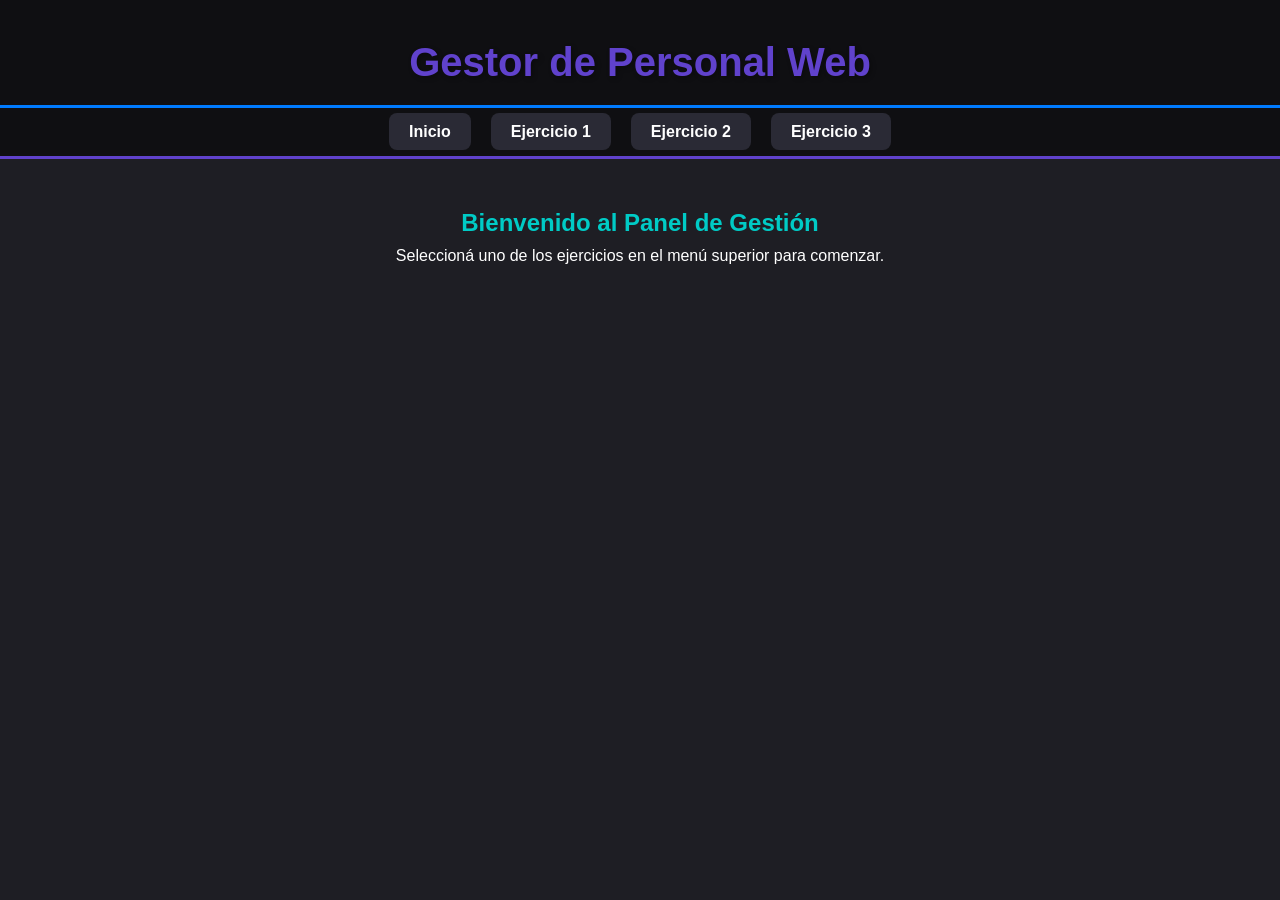
<file: index.html>
<!DOCTYPE html>
<html lang="es">
    <head> 
        <meta charset="UTF-8"/>
        <meta name="viewport" content="width=device-width, initial-scale=1.0">
        <title>Gestor de Personal - Inicio</title>
        <link rel="stylesheet" href="estilospage.css">
    </head>
    <body> 
        <header class="header-inicio">
            <h1 class="titulo-principal">Gestor de Personal Web</h1>
        </header>
        
        <nav class="menu-navegacion">
            <ul>
                <li><a href="index.html">Inicio</a></li>
                <li><a href="Flexbox.html">Ejercicio 1</a></li>
                <li><a href="Persona.html">Ejercicio 2</a></li>
                <li><a href="React.html">Ejercicio 3</a></li>
            </ul>
        </nav>
    
        <main class="contenido-inicio">
            <section>
                <h2>Bienvenido al Panel de Gestión</h2>
                <p>Seleccioná uno de los ejercicios en el menú superior para comenzar.</p>
            </section>
        </main>
    </body>
</html>
</file>
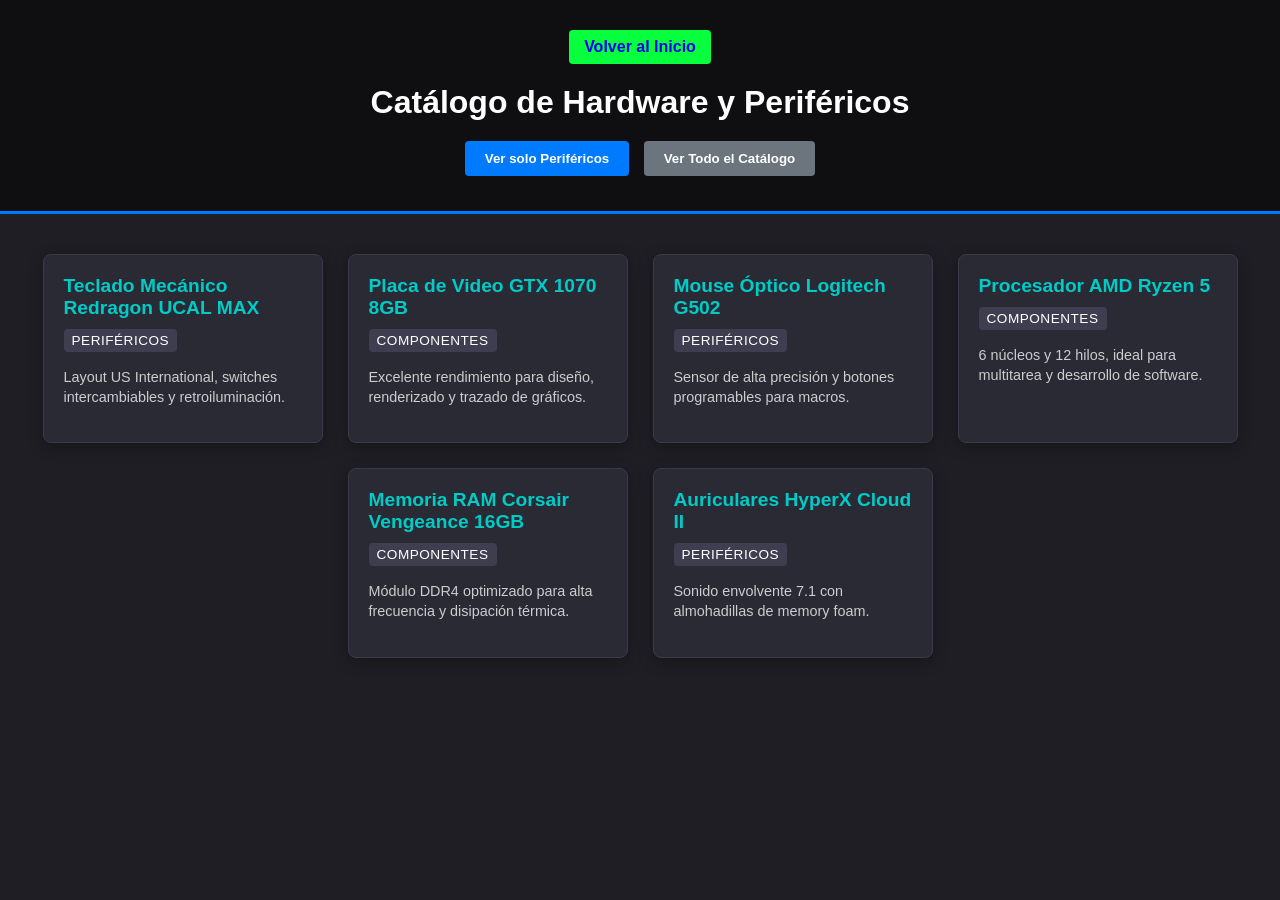
<file: Flexbox.html>
<!DOCTYPE html>
<html lang="es">
<head>
    <meta charset="UTF-8">
    <meta name="viewport" content="width=device-width, initial-scale=1.0">
    <title>Ejercicio 1 - Catálogo de Hardware</title>
    <link rel="stylesheet" href="estilospage.css">
</head>
<body>
    <header>
        <a href="index.html" class="btn-volver">Volver al Inicio</a>
        <h1>Catálogo de Hardware y Periféricos</h1>
        <button id="btn-filtrar">Ver solo Periféricos</button>
        <button id="btn-restablecer">Ver Todo el Catálogo</button>
    </header>

    <main id="contenedor-tarjetas" class="contenedor-flex"></main>

    <script src="flexbox.js"></script>
</body>
</html>
</file>
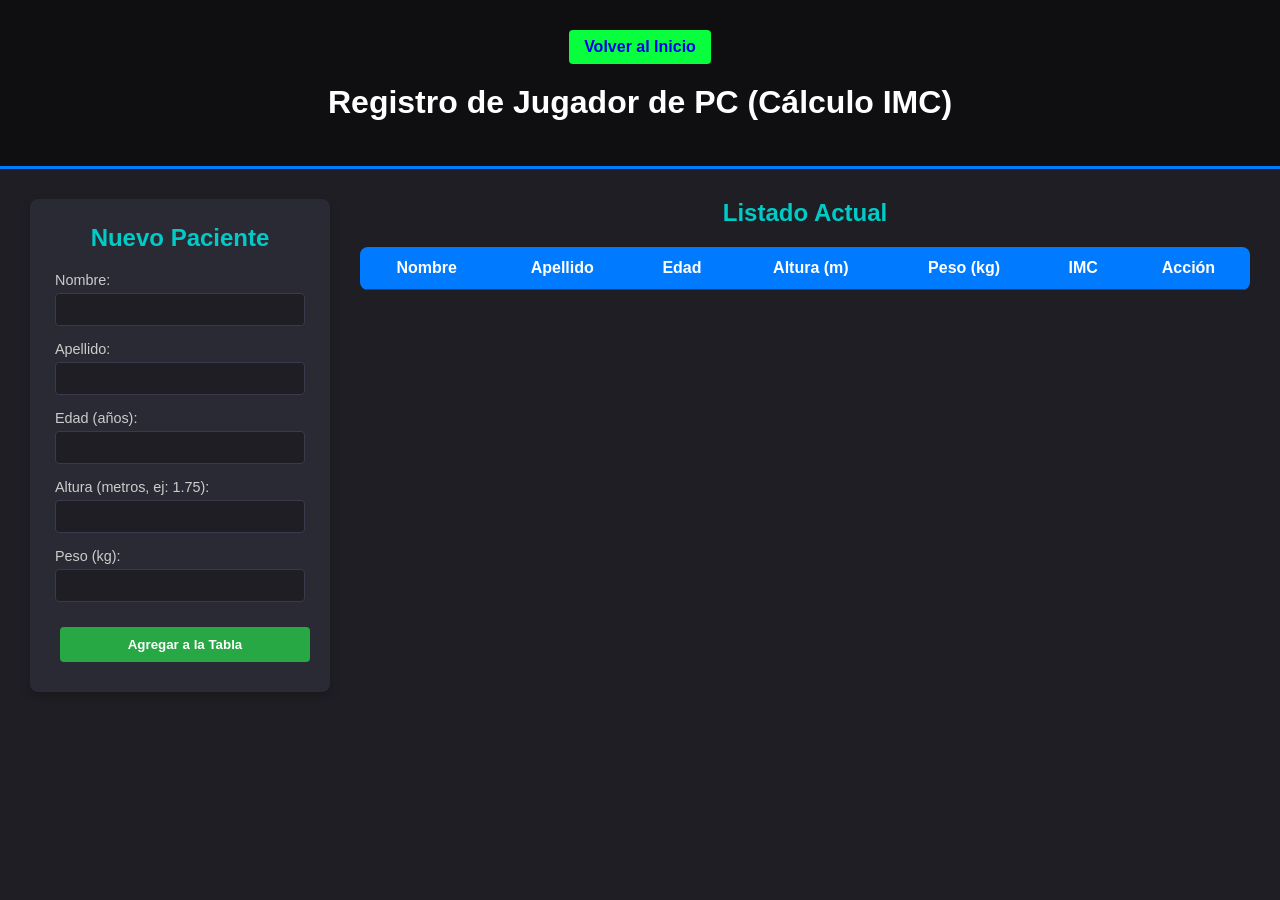
<file: Persona.html>
<!DOCTYPE html>
<html lang="es">
<head>
    <meta charset="UTF-8">
    <meta name="viewport" content="width=device-width, initial-scale=1.0">
    <title>Ejercicio 2 - Registro de Pacientes</title>
    <link rel="stylesheet" href="estilospage.css">
</head>
<body>
    <header>
        <a href="index.html" class="btn-volver">Volver al Inicio</a>
        <h1>Registro de Jugador de PC (Cálculo IMC)</h1>
    </header>

    <main class="contenedor-principal">
        <section class="panel-formulario">
            <h2>Nuevo Paciente</h2>
            <form id="form-pacientes">
                <div class="grupo-input">
                    <label for="nombre">Nombre:</label>
                    <input type="text" id="nombre" required>
                </div>
                <div class="grupo-input">
                    <label for="apellido">Apellido:</label>
                    <input type="text" id="apellido" required>
                </div>
                <div class="grupo-input">
                    <label for="edad">Edad (años):</label>
                    <input type="number" id="edad" min="1" required>
                </div>
                <div class="grupo-input">
                    <label for="altura">Altura (metros, ej: 1.75):</label>
                    <input type="number" id="altura" step="0.01" min="0.5" required>
                </div>
                <div class="grupo-input">
                    <label for="peso">Peso (kg):</label>
                    <input type="number" id="peso" step="0.1" min="2" required>
                </div>
                <button type="submit" class="btn-agregar">Agregar a la Tabla</button>
            </form>
        </section>

        <section class="panel-tabla">
            <h2>Listado Actual</h2>
            <table class="tabla-personas">
                <thead>
                    <tr>
                        <th>Nombre</th>
                        <th>Apellido</th>
                        <th>Edad</th>
                        <th>Altura (m)</th>
                        <th>Peso (kg)</th>
                        <th>IMC</th>
                        <th>Acción</th>
                    </tr>
                </thead>
                <tbody id="cuerpo-tabla">
                    </tbody>
            </table>
        </section>
    </main>

    <script src="personas.js"></script> 
</body>
</html>
</file>
<file: estilospage.css>
* {
    box-sizing: border-box;
    margin: 0;
    padding: 0;
    font-family: 'Segoe UI', Tahoma, Geneva, Verdana, sans-serif;
}

body {
    background-color: #1e1e24;
    color: #fff;
}

header {
    text-align: center;
    padding: 30px 20px;
    background-color: #0f0f12;
    border-bottom: 3px solid #007BFF;
}

header h1 {
    margin-bottom: 15px;
    font-size: 2rem;
}

button {
    padding: 10px 20px;
    margin: 5px;
    cursor: pointer;
    background-color: #007BFF;
    color: white;
    border: none;
    border-radius: 4px;
    font-weight: bold;
    transition: background 0.3s ease;
}

button:hover {
    background-color: #0056b3;
}

#btn-restablecer {
    background-color: #6c757d;
}

#btn-restablecer:hover {
    background-color: #5a6268;
}


.contenedor-flex {
    display: flex;            
    flex-wrap: wrap;           
    justify-content: center;   
    gap: 25px;                 
    padding: 40px 20px;
}


.tarjeta {
    background-color: #2a2a35;
    border: 1px solid #3a3a4c;
    border-radius: 8px;
    padding: 20px;
    width: 280px;
    display: flex;
    flex-direction: column;   
    justify-content: space-between;
    box-shadow: 0 4px 15px rgba(0, 0, 0, 0.3);
    transition: transform 0.2s ease;
}

.tarjeta:hover {
    transform: translateY(-5px);
}

.tarjeta h2 {
    font-size: 1.2rem;
    color: #00cbc6;
    margin-bottom: 10px;
}

.categoria {
    display: inline-block;
    background-color: #3e3e50;
    padding: 4px 8px;
    border-radius: 4px;
    font-size: 0.85rem;
    margin-bottom: 15px;
    text-transform: uppercase;
    letter-spacing: 0.5px;
}

.detalle-tecnico {
    font-size: 0.9rem;
    color: #cccccc;
    margin-bottom: 15px;
    line-height: 1.4;
}

.btn-volver {
    display: inline-block; 
    text-decoration: none; 
    background-color: #07ff3d; 
    padding: 8px 15px;
    border-radius: 4px;
    font-weight: bold;
    margin-bottom: 20px; 
    transition: background 0.3s ease, transform 0.2s ease;
}

.btn-volver:hover {
    background-color: #e0a800;
    transform: translateY(-2px); 
}

/* --- ESTILOS PARA PERSONAS.HTML --- */
.contenedor-principal {
    display: flex;
    flex-wrap: wrap;
    gap: 30px;
    padding: 30px;
    justify-content: center;
    align-items: flex-start;
}


.panel-formulario {
    background-color: #2a2a35;
    padding: 25px;
    border-radius: 8px;
    box-shadow: 0 4px 10px rgba(0,0,0,0.2);
    min-width: 300px;
}

.panel-formulario h2, .panel-tabla h2 {
    color: #00cbc6;
    margin-bottom: 20px;
    text-align: center;
}

.grupo-input {
    margin-bottom: 15px;
    display: flex;
    flex-direction: column;
}

.grupo-input label {
    margin-bottom: 5px;
    font-size: 0.9rem;
    color: #ccc;
}

.grupo-input input {
    padding: 8px;
    border-radius: 4px;
    border: 1px solid #3a3a4c;
    background-color: #1e1e24;
    color: white;
}

.btn-agregar {
    width: 100%;
    background-color: #28a745;
    margin-top: 10px;
}

.btn-agregar:hover {
    background-color: #218838;
}


.panel-tabla {
    flex-grow: 1;
    overflow-x: auto; 
}

.tabla-personas {
    width: 100%;
    border-collapse: collapse;
    background-color: #2a2a35;
    border-radius: 8px;
    overflow: hidden;
}

.tabla-personas th, .tabla-personas td {
    padding: 12px 15px;
    text-align: center;
    border-bottom: 1px solid #3a3a4c;
}

.tabla-personas th {
    background-color: #007BFF;
    color: white;
    font-weight: bold;
}

.tabla-personas tr:hover {
    background-color: #3e3e50;
}


.btn-eliminar {
    background-color: #dc3545;
    padding: 5px 10px;
    font-size: 0.85rem;
}

.btn-eliminar:hover {
    background-color: #c82333;
}

/* --- ESTILOS DEL INDEX --- */
body {
    background-color: #1e1e24;
    color: white;
    font-family: Arial, sans-serif;
    margin: 0;
    padding: 0;
}

.header-inicio {
    text-align: center;
    padding: 40px 20px 20px;
}

.titulo-principal {
    color: rgb(96, 66, 204); 
    font-size: 2.5rem;
    margin: 0;
    text-shadow: 2px 2px 5px rgba(0,0,0,0.3);
}


.menu-navegacion {
    background-color: #0f0f12;
    padding: 15px 0;
    border-bottom: 3px solid rgb(96, 66, 204);
}

.menu-navegacion ul {
    list-style: none; 
    display: flex; 
    justify-content: center; 
    gap: 20px; 
    margin: 0;
    padding: 0;
}

.menu-navegacion a {
    text-decoration: none; 
    color: #ffffff;
    background-color: #2a2a35;
    padding: 10px 20px;
    border-radius: 8px;
    font-weight: bold;
    transition: all 0.3s ease; 
}

.menu-navegacion a:hover {
    background-color: rgb(96, 66, 204); 
    transform: translateY(-3px); 
    box-shadow: 0 4px 10px rgba(96, 66, 204, 0.4);
}


.contenido-inicio {
    text-align: center;
    padding: 50px 20px;
}

.contenido-inicio h2 {
    color: #00cbc6;
    margin-bottom: 10px;
}

.grupo-input input:focus {
    outline: none;
    border-color: #00cbc6;
    box-shadow: 0 0 8px rgba(0, 203, 198, 0.4);
    background-color: #252530;
}
</file>
